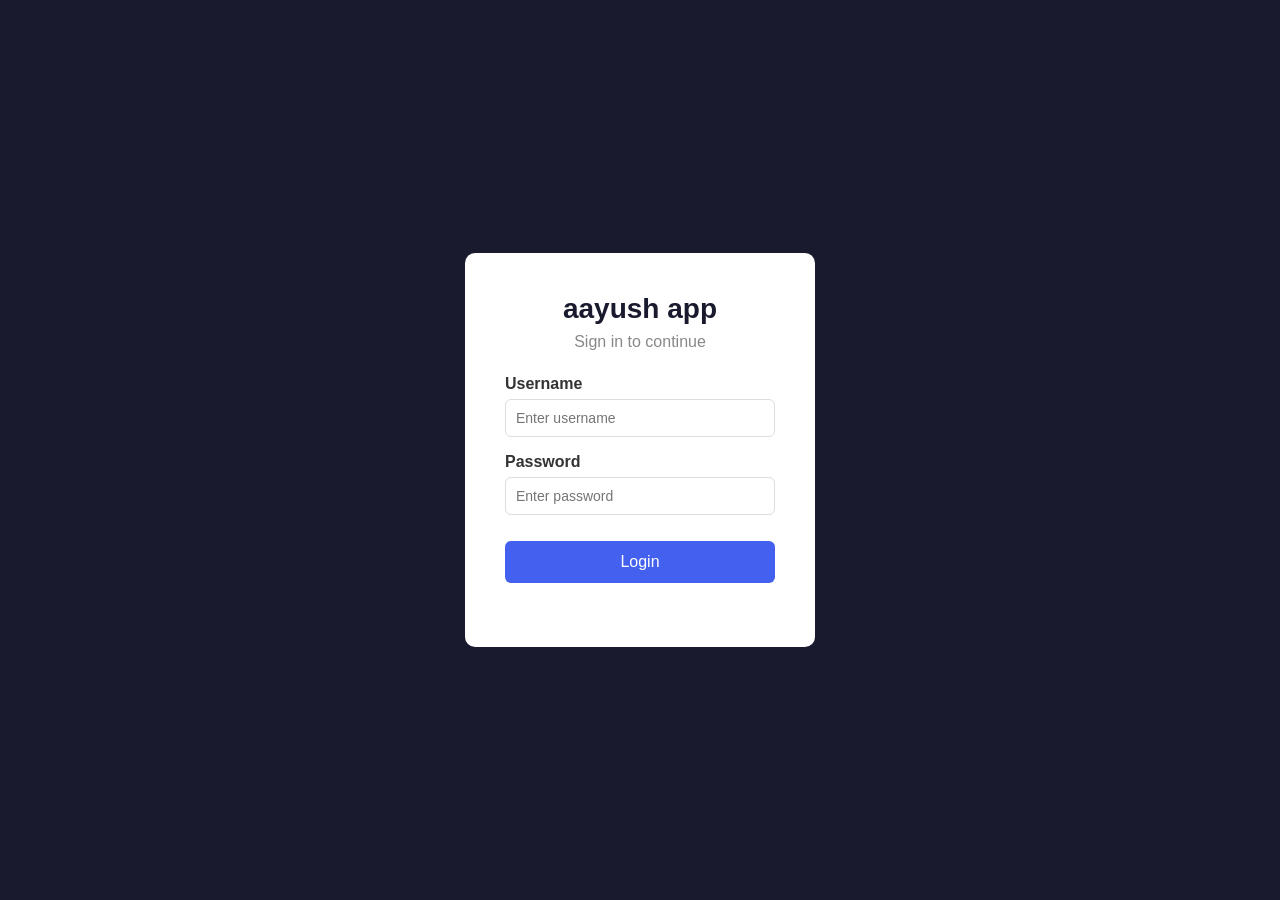
<file: index.html>
<!DOCTYPE html>
<html lang="en">
<head>
    <meta charset="UTF-8">
    <meta name="viewport" content="width=device-width, initial-scale=1.0">
    <title>restautant</title>
    <link rel="stylesheet" href="style.css">
</head>
<body>
   <div class="login-container">
    <div class="login-box">
        <h1>aayush app </h1>
        <p>Sign in to continue</p>
        <div class="input-group">
            <label>Username</label>
            <input type="text" id="username" placeholder="Enter username">
        </div>
        <div class="input-group">
            <label>Password</label>
            <input type="password" id="password" placeholder="Enter password">
        </div>
        <button onclick="login()">Login</button>
        <p id="error-msg"></p>
    </div>
</div>

    <script src="script.js"></script> 
</body>
</html>
</file>
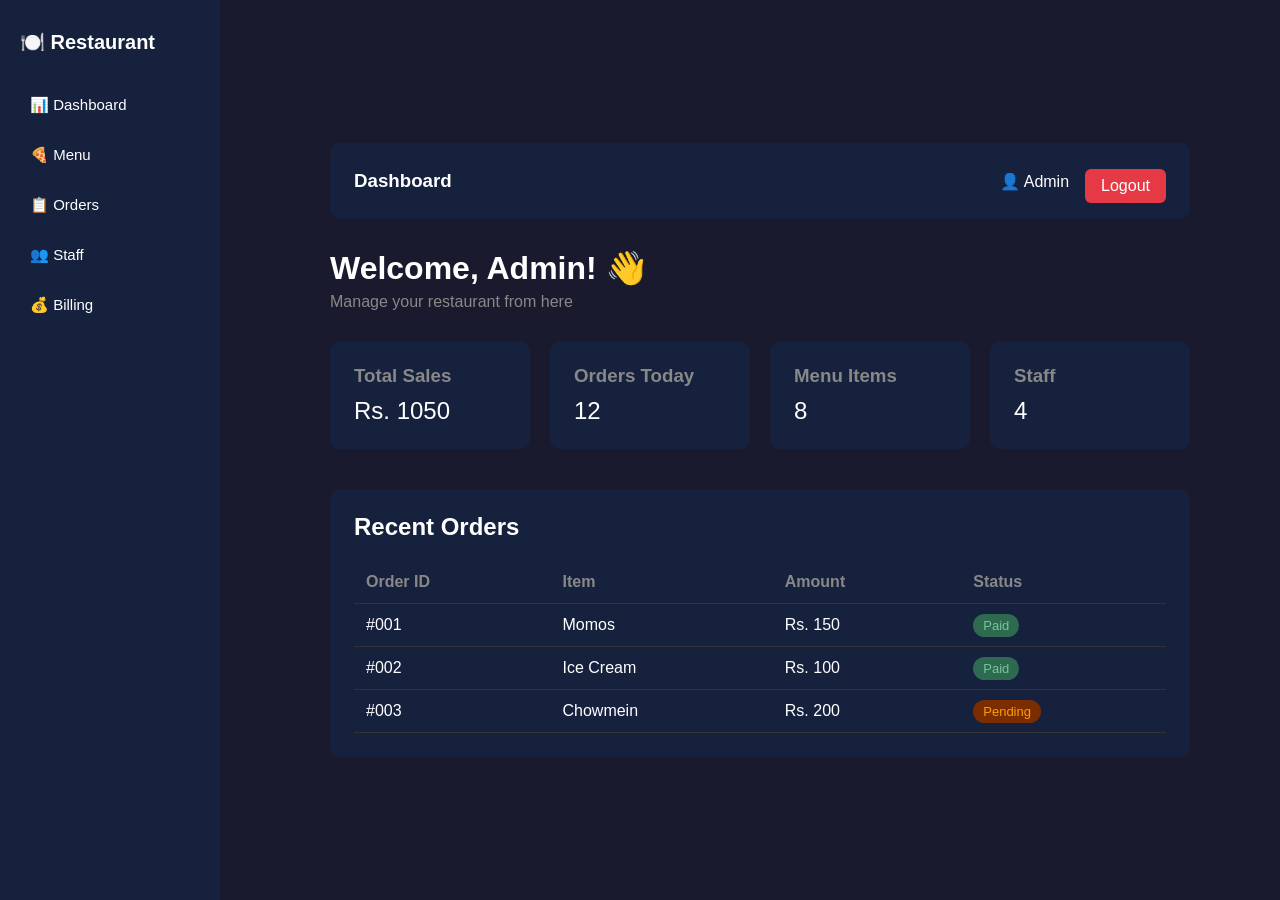
<file: dashboard.html>
<!DOCTYPE html>
<html lang="en">
<head>
    <meta charset="UTF-8">
    <meta name="viewport" content="width=device-width, initial-scale=1.0">
    <title>Dashboard</title>
    <link rel="stylesheet" href="style.css">
</head>
<body>

    <div class="sidebar">
        <h2>🍽️ Restaurant</h2>
        <ul>
            <li>📊 Dashboard</li>
            <li>🍕 Menu</li>
            <li>📋 Orders</li>
            <li>👥 Staff</li>
            <li>💰 Billing</li>
        </ul>
    </div>

    <div class="main-content">

        <div class="navbar">
            <h3>Dashboard</h3>
            <div class="navbar-right">
                <span>👤 Admin</span>
                <button onclick="logout()">Logout</button>
            </div>
        </div>

        <div class="welcome">
            <h1>Welcome, Admin! 👋</h1>
            <p>Manage your restaurant from here</p>
        </div>

        <div class="stats">
            <div class="stat-card">
                <h3>Total Sales</h3>
                <p>Rs. 1050</p>
            </div>
            <div class="stat-card">
                <h3>Orders Today</h3>
                <p>12</p>
            </div>
            <div class="stat-card">
                <h3>Menu Items</h3>
                <p>8</p>
            </div>
            <div class="stat-card">
                <h3>Staff</h3>
                <p>4</p>
            </div>
        </div>

        <div class="transactions">
            <h2>Recent Orders</h2>
            <table>
                <thead>
                    <tr>
                        <th>Order ID</th>
                        <th>Item</th>
                        <th>Amount</th>
                        <th>Status</th>
                    </tr>
                </thead>
                <tbody>
                    <tr>
                        <td>#001</td>
                        <td>Momos</td>
                        <td>Rs. 150</td>
                        <td><span class="paid">Paid</span></td>
                    </tr>
                    <tr>
                        <td>#002</td>
                        <td>Ice Cream</td>
                        <td>Rs. 100</td>
                        <td><span class="paid">Paid</span></td>
                    </tr>
                    <tr>
                        <td>#003</td>
                        <td>Chowmein</td>
                        <td>Rs. 200</td>
                        <td><span class="pending">Pending</span></td>
                    </tr>
                </tbody>
            </table>
        </div>

    </div>

    <script src="script.js"></script>
</body>
</html>
</file>
<file: style.css>
* {
    margin: 0;
    padding: 0;
    box-sizing: border-box;
    font-family: Arial, sans-serif;
}

body {
    background-color: #1a1a2e;
    display: flex;
    justify-content: center;
    align-items: center;
    height: 100vh;
}
.login-container {
    width: 100%;
    height: 100%;
    display: flex;
    justify-content: center;
    align-items: center;
}

.login-box {
    background-color: #ffffff;
    padding: 40px;
    border-radius: 10px;
    width: 350px;
    text-align: center;
}
.login-box h1 {
    color: #1a1a2e;
    margin-bottom: 8px;
    font-size: 28px;
}

.login-box p {
    color: #888;
    margin-bottom: 24px;
}

.input-group {
    margin-bottom: 16px;
    text-align: left;
}

.input-group label {
    display: block;
    margin-bottom: 6px;
    color: #333;
    font-weight: bold;
}

.input-group input {
    width: 100%;
    padding: 10px;
    border: 1px solid #ddd;
    border-radius: 6px;
    font-size: 14px;
}

button {
    width: 100%;
    padding: 12px;
    background-color: #4361ee;
    color: white;
    border: none;
    border-radius: 6px;
    font-size: 16px;
    cursor: pointer;
    margin-top: 10px;
}

button:hover {
    background-color: #3451d1;
}

#error-msg {
    color: red;
    margin-top: 10px;
}
.sidebar {
    position: fixed;
    left: 0;
    top: 0;
    width: 220px;
    height: 100vh;
    background-color: #16213e;
    padding: 30px 20px;
    color: white;
}

.sidebar h2 {
    margin-bottom: 30px;
    font-size: 20px;
}

.sidebar ul {
    list-style: none;
}

.sidebar ul li {
    padding: 12px 10px;
    margin-bottom: 8px;
    border-radius: 8px;
    cursor: pointer;
    font-size: 15px;
}

.sidebar ul li:hover {
    background-color: #4361ee;
}

.main-content {
    margin-left: 240px;
    padding: 40px;
    color: white;
}

.stats {
    display: flex;
    gap: 20px;
    margin-top: 30px;
}

.stat-card {
    background-color: #16213e;
    padding: 24px;
    border-radius: 10px;
    width: 200px;
}

.stat-card h3 {
    color: #888;
    margin-bottom: 10px;
}

.stat-card p {
    font-size: 24px;
    font-weight
}
.navbar {
    display: flex;
    justify-content: space-between;
    align-items: center;
    background-color: #16213e;
    padding: 16px 24px;
    border-radius: 10px;
    margin-bottom: 30px;
    color: white;
}

.navbar-right {
    display: flex;
    align-items: center;
    gap: 16px;
    color: white;
}

.navbar-right button {
    width: auto;
    padding: 8px 16px;
    background-color: #e63946;
}

.navbar-right button:hover {
    background-color: #c1121f;
}

.welcome {
    margin-bottom: 30px;
    color: white;
}

.welcome p {
    color: #888;
    margin-top: 6px;
}

.transactions {
    margin-top: 40px;
    background-color: #16213e;
    padding: 24px;
    border-radius: 10px;
    color: white;
}

.transactions h2 {
    margin-bottom: 20px;
}

table {
    width: 100%;
    border-collapse: collapse;
}

th {
    text-align: left;
    padding: 12px;
    border-bottom: 1px solid #333;
    color: #888;
}

td {
    padding: 12px;
    border-bottom: 1px solid #333;
}

.paid {
    background-color: #2d6a4f;
    color: #74c69d;
    padding: 4px 10px;
    border-radius: 20px;
    font-size: 13px;
}

.pending {
    background-color: #7b2d00;
    color: #ff9e00;
    padding: 4px 10px;
    border-radius: 20px;
    font-size: 13px;
}
</file>
